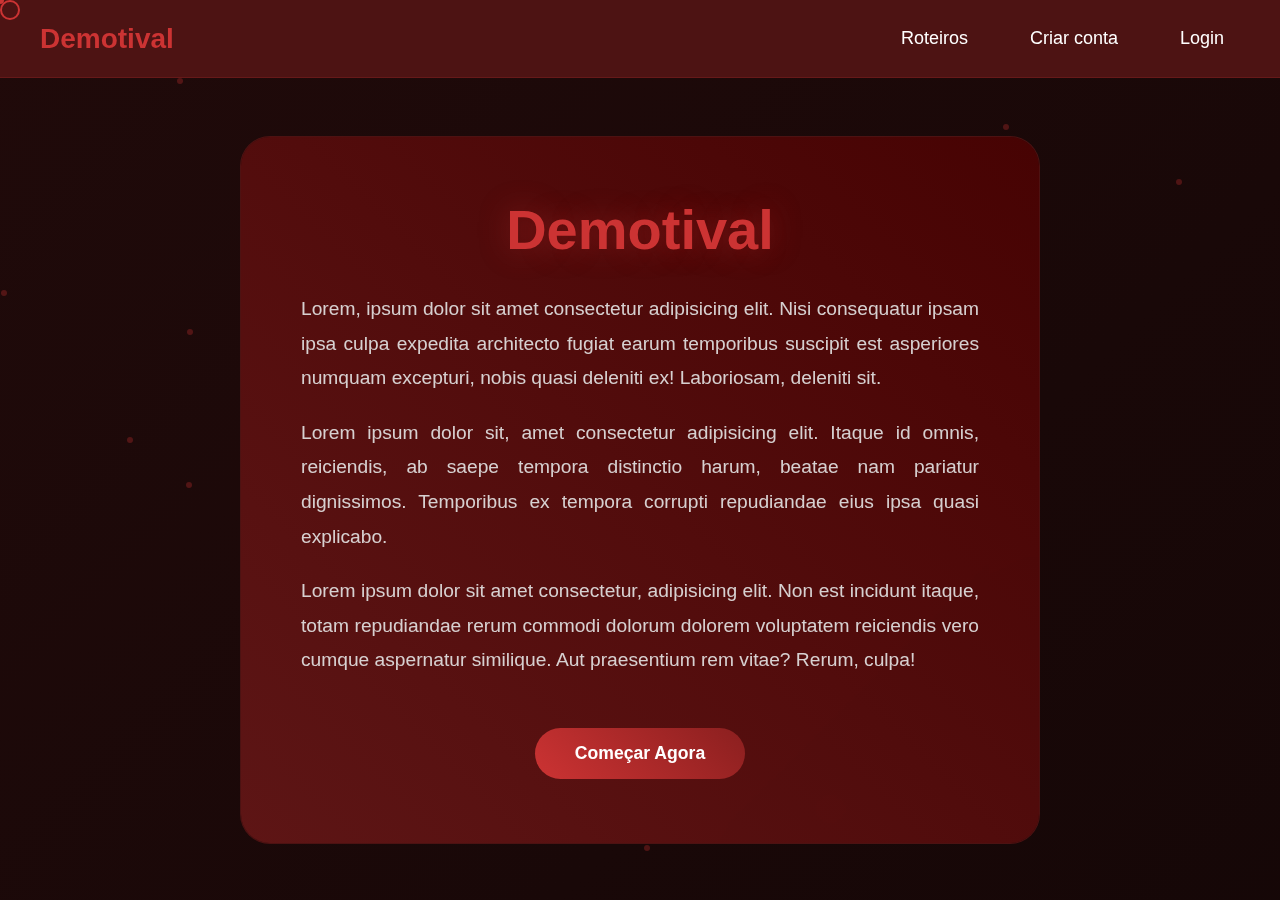
<file: index.html>
<!DOCTYPE html>
<html lang="pt-br">
<head>
    <meta charset="UTF-8">
    <meta name="viewport" content="width=device-width, initial-scale=1.0">
    <title>Demotival</title>
    <link rel="stylesheet" href="styleindex.css">
</head>
<body>
    <div class="cursor"></div>
    <div class="cursor-follower"></div>

    <div class="floating-particles"></div>

    <header class="navbar">
        <a href="index.html" class="logo">Demotival</a>
        <nav class="menu">
            <a href="#">Roteiros</a>
            <a href="cadastro.html">Criar conta</a>
            <a href="login.html">Login</a>
        </nav>
    </header>

    <main class="conteudo">
        <section class="card">
            <h1>Demotival</h1>
            <p>
                Lorem, ipsum dolor sit amet consectetur adipisicing elit. Nisi consequatur ipsam ipsa culpa expedita architecto fugiat earum temporibus suscipit est asperiores numquam excepturi, nobis quasi deleniti ex! Laboriosam, deleniti sit.
            </p>
            <p>
                Lorem ipsum dolor sit, amet consectetur adipisicing elit. Itaque id omnis, reiciendis, ab saepe tempora distinctio harum, beatae nam pariatur dignissimos. Temporibus ex tempora corrupti repudiandae eius ipsa quasi explicabo.
            </p>
            <p>
                Lorem ipsum dolor sit amet consectetur, adipisicing elit. Non est incidunt itaque, totam repudiandae rerum commodi dolorum dolorem voluptatem reiciendis vero cumque aspernatur similique. Aut praesentium rem vitae? Rerum, culpa!
            </p>
            <a href="#" class="cta-button">Começar Agora</a>
        </section>
    </main>

    <script src="animacaoindex.js"></script>
</body>
</html>
</file>
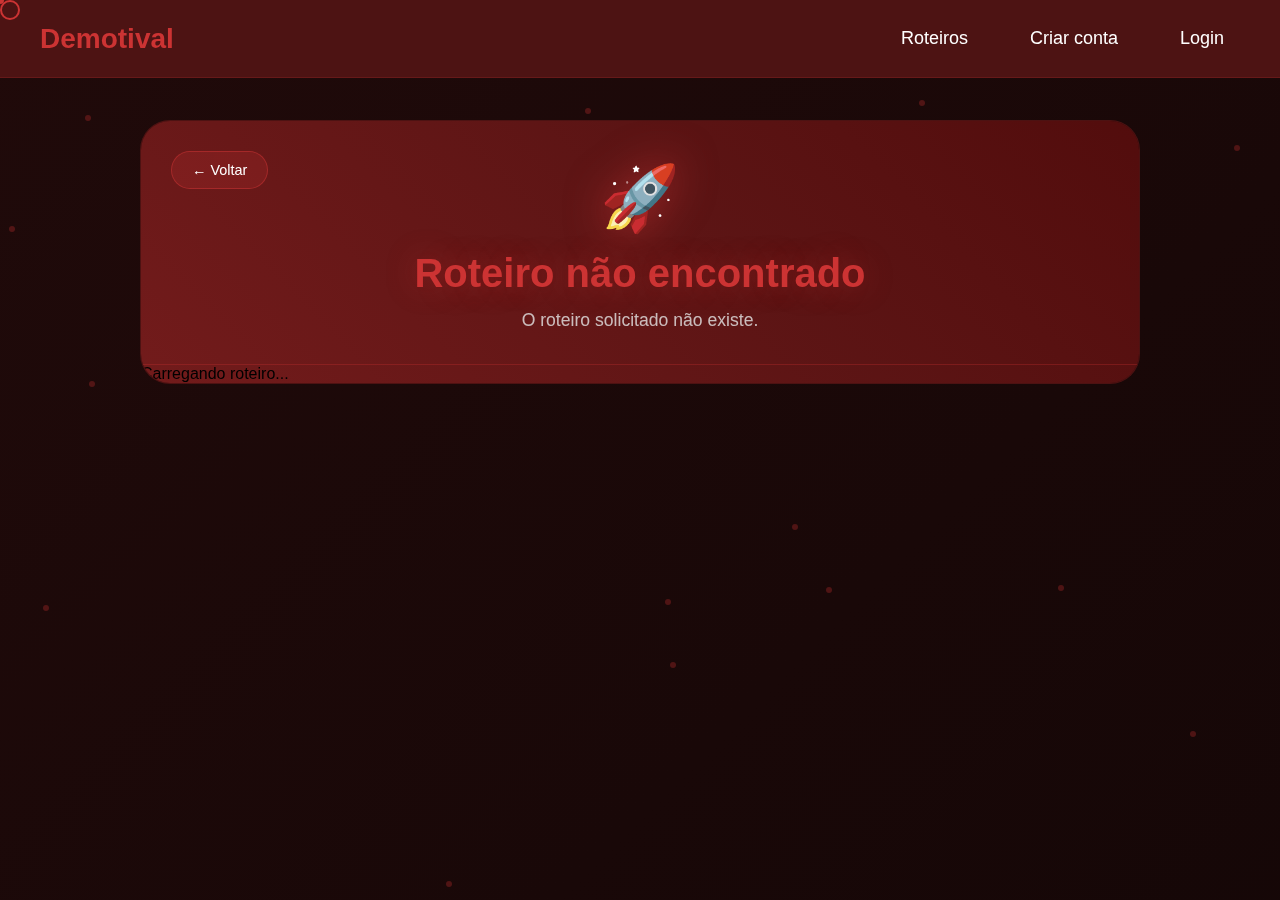
<file: lerroteiro.html>
<!DOCTYPE html>
<html lang="pt-br">
<head>
  <meta charset="UTF-8" />
  <meta name="viewport" content="width=device-width, initial-scale=1.0" />
  <title>Lendo Roteiro - Demotival</title>
  <link rel="stylesheet" href="stylelerroteiro.css" />
</head>
<body>
  <div class="cursor"></div>
  <div class="cursor-follower"></div>
  
  <div class="floating-particles"></div>

  <header class="navbar"> 
    <a href="index.html" class="logo">Demotival</a>
    <nav class="menu">
      <a href="roteiros.html">Roteiros</a>
      <a href="cadastro.html">Criar conta</a>
      <a href="login.html">Login</a>
    </nav>
  </header>

  <main class="conteudo">
    <section class="card">
      <div class="roteiro-header">
        <button class="back-btn" onclick="voltarRoteiros()">← Voltar</button>
        <div class="roteiro-info">
          <div class="roteiro-icon-large" id="roteiroIcon">🚀</div>
          <h1 id="roteiroTitulo">Carregando...</h1>
          <p class="roteiro-description" id="roteiroDescricao">Preparando sua aventura...</p>
        </div>
      </div>

      <div class="roteiro-content" id="roteiroConteudo">
        <div class="loading">
          <div class="loading-spinner"></div>
          <p>Carregando roteiro...</p>
        </div>
      </div>

      <div class="roteiro-navigation" style="display: none;">
      </div>
    </section>
  </main>

  <script src="animacao.js"></script>
  <script src="roteirosdados.js"></script>
  <script>
    let roteiroAtual = null;

    function voltarRoteiros() {
      window.location.href = 'roteiros.html';
    }

    function carregarRoteiro() {
      const urlParams = new URLSearchParams(window.location.search);
      const roteiroId = urlParams.get('roteiro');
      
      if (!roteiroId || !roteirosData[roteiroId]) {
        document.getElementById('roteiroTitulo').textContent = 'Roteiro não encontrado';
        document.getElementById('roteiroDescricao').textContent = 'O roteiro solicitado não existe.';
        return;
      }

      roteiroAtual = roteirosData[roteiroId];

      // Atualizar header
      document.getElementById('roteiroIcon').textContent = roteiroAtual.icon;
      document.getElementById('roteiroTitulo').textContent = roteiroAtual.titulo;
      document.getElementById('roteiroDescricao').textContent = roteiroAtual.descricao;

      // Simular carregamento
      setTimeout(() => {
        mostrarRoteiro();
      }, 1500);
    }

    function mostrarRoteiro() {
      const conteudo = document.getElementById('roteiroConteudo');
      
      conteudo.innerHTML = `
        <div class="roteiro-texto fade-in">
          <pre>${roteiroAtual.conteudo}</pre>
        </div>
      `;
    }

    // Carregar roteiro ao inicializar
    document.addEventListener('DOMContentLoaded', carregarRoteiro);
  </script>
</body>
</html>
</file>
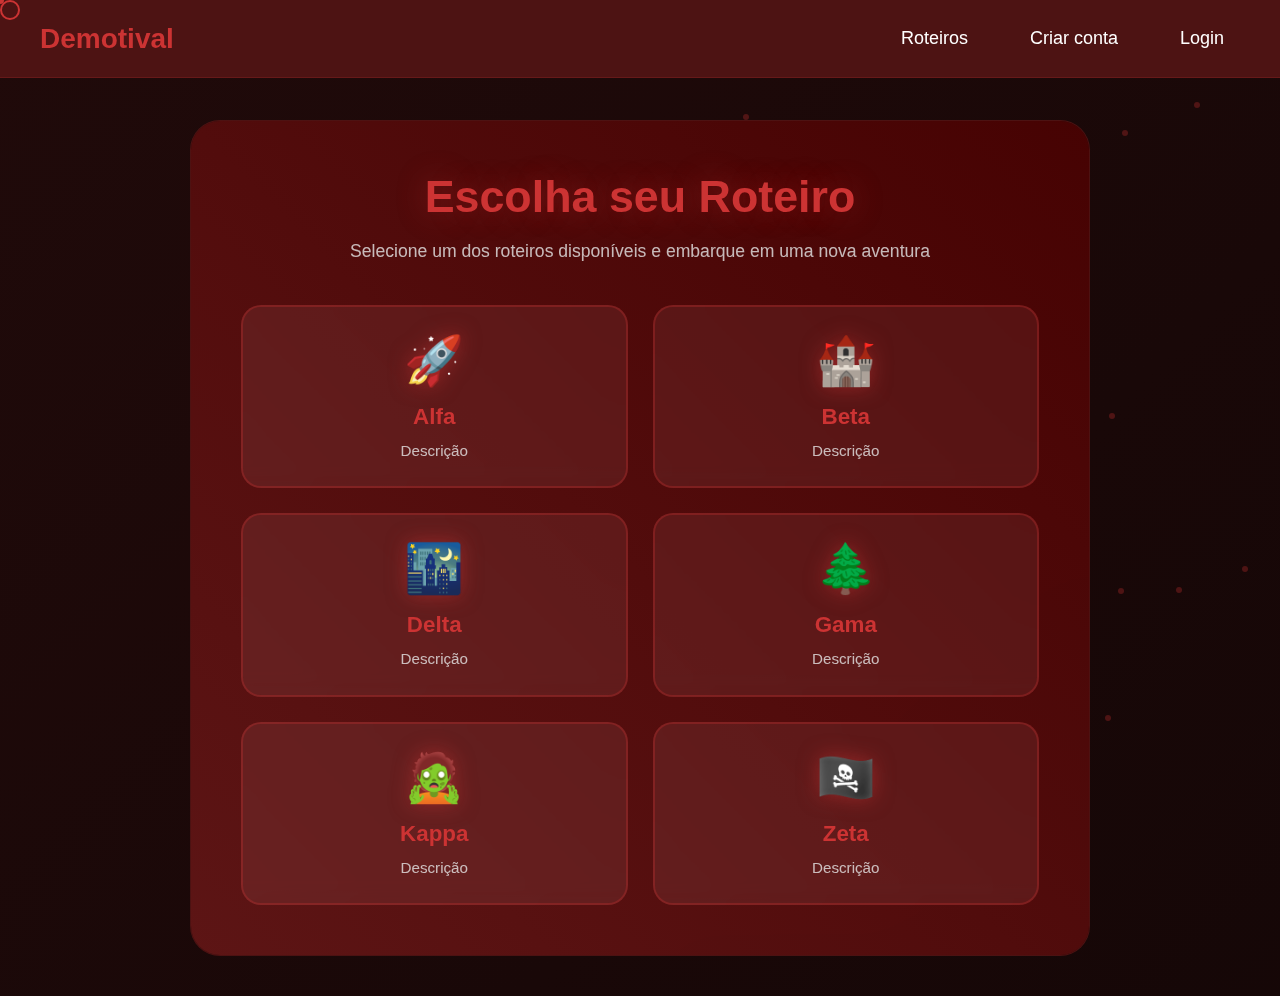
<file: roteiros.html>
<!DOCTYPE html>
<html lang="pt-br">
<head>
  <meta charset="UTF-8" />
  <meta name="viewport" content="width=device-width, initial-scale=1.0" />
  <title>Roteiros - Demotival</title>
  <link rel="stylesheet" href="styleroteiros.css" />
</head>
<body>
  <div class="cursor"></div>
  <div class="cursor-follower"></div>
  
  <div class="floating-particles"></div>

  <header class="navbar"> 
    <a href="index.html" class="logo">Demotival</a>
    <nav class="menu">
      <a href="roteiros.html">Roteiros</a>
      <a href="cadastro.html">Criar conta</a>
      <a href="login.html">Login</a>
    </nav>
  </header>

  <main class="conteudo">
    <section class="card">
      <h1>Escolha seu Roteiro</h1>
      <p class="subtitle">Selecione um dos roteiros disponíveis e embarque em uma nova aventura</p>
      
      <div class="roteiros-grid">
        <button class="roteiro-btn" onclick="lerRoteiro('alfa')">
          <div class="roteiro-icon">🚀</div>
          <h3>Alfa</h3>
          <p>Descrição</p>
        </button>
        
        <button class="roteiro-btn" onclick="lerRoteiro('beta')">
          <div class="roteiro-icon">🏰</div>
          <h3>Beta</h3>
          <p>Descrição</p>
        </button>
        
        <button class="roteiro-btn" onclick="lerRoteiro('delta')">
          <div class="roteiro-icon">🌃</div>
          <h3>Delta</h3>
          <p>Descrição</p>
        </button>
        
        <button class="roteiro-btn" onclick="lerRoteiro('gama')">
          <div class="roteiro-icon">🌲</div>
          <h3>Gama</h3>
          <p>Descrição</p>
        </button>
        
        <button class="roteiro-btn" onclick="lerRoteiro('kappa')">
          <div class="roteiro-icon">🧟</div>
          <h3>Kappa</h3>
          <p>Descrição</p>
        </button>
        
        <button class="roteiro-btn" onclick="lerRoteiro('zeta')">
          <div class="roteiro-icon">🏴‍☠️</div>
          <h3>Zeta</h3>
          <p>Descrição</p>
        </button>
      </div>
    </section>
  </main>

  <script src="animacao.js"></script>
  <script>
    function lerRoteiro(roteiro) {
      window.location.href = `lerroteiro.html?roteiro=${roteiro}`;
    }
  </script>
</body>
</html>
</file>
<file: styleindex.css>
* {
    margin: 0;
    padding: 0;
    box-sizing: border-box;
}

body {
    font-family: 'Arial', sans-serif;
    background: linear-gradient(-45deg, #0d0404, #1a0808, #120606, #200a0a);
    background-size: 400% 400%;
    animation: gradientShift 15s ease infinite;
    overflow-x: hidden;
    cursor: none;
}

@keyframes gradientShift {
    0% { background-position: 0% 50%; }
    50% { background-position: 100% 50%; }
    100% { background-position: 0% 50%; }
}

/* Cursor personalizado - otimizado */
.cursor {
    position: fixed;
    width: 20px;
    height: 20px;
    border: 2px solid #cc3333;
    border-radius: 50%;
    pointer-events: none;
    z-index: 9999;
    will-change: transform; /* Força GPU */
    backface-visibility: hidden; /* Evita flickering */
}

.cursor-follower {
    position: fixed;
    width: 8px;
    height: 8px;
    background-color: #cc3333;
    border-radius: 50%;
    pointer-events: none;
    z-index: 9998;
    will-change: transform; /* Força GPU */
    backface-visibility: hidden; /* Evita flickering */
}

/* Efeito de rastro de partículas - otimizado */
.particle {
    position: fixed;
    width: 3px; /* Reduzido de 4px para 3px */
    height: 3px;
    background: linear-gradient(45deg, #cc3333, #8b1f1f);
    border-radius: 50%;
    pointer-events: none;
    z-index: 1000;
    animation: particleFade 1s ease-out forwards; /* Reduzido de 1.5s para 1s */
    will-change: transform, opacity; /* Otimização para GPU */
}

@keyframes particleFade {
    0% {
        opacity: 1;
        transform: scale(1);
    }
    100% {
        opacity: 0;
        transform: scale(0) translate(var(--random-x), var(--random-y));
    }
}

.navbar {
    background: rgba(80, 20, 20, 0.95);
    backdrop-filter: blur(10px);
    border-bottom: 1px solid rgba(204, 51, 51, 0.2);
    color: white;
    padding: 20px 40px;
    display: flex;
    justify-content: space-between;
    align-items: center;
    position: fixed;
    top: 0;
    left: 0;
    right: 0;
    z-index: 1000;
    transition: all 0.3s ease;
}

.navbar.scrolled {
    background: rgba(80, 20, 20, 0.98);
    padding: 15px 40px;
}

.logo {
    font-weight: bold;
    font-size: 28px;
    color: #cc3333;
    text-decoration: none;
    transition: all 0.3s ease;
    position: relative;
}

.logo::after {
    content: '';
    position: absolute;
    bottom: -5px;
    left: 0;
    width: 0;
    height: 2px;
    background: #cc3333;
    transition: width 0.3s ease;
}

.logo:hover::after {
    width: 100%;
}

.menu {
    display: flex;
    gap: 30px;
}

.menu a {
    color: white;
    text-decoration: none;
    font-size: 18px;
    font-weight: 500;
    transition: all 0.3s ease;
    position: relative;
    padding: 8px 16px;
    border-radius: 20px;
}

.menu a::before {
    content: '';
    position: absolute;
    top: 0;
    left: 0;
    right: 0;
    bottom: 0;
    background: linear-gradient(45deg, transparent, rgba(204, 51, 51, 0.2));
    border-radius: 20px;
    opacity: 0;
    transition: opacity 0.3s ease;
}

.menu a:hover::before {
    opacity: 1;
}

.menu a:hover {
    transform: translateY(-2px);
    color: #cc3333;
}

.conteudo {
    display: flex;
    justify-content: center;
    align-items: center;
    min-height: 100vh;
    padding: 120px 20px 40px;
    position: relative;
}

/* Partículas flutuantes de fundo */
.floating-particles {
    position: absolute;
    top: 0;
    left: 0;
    width: 100%;
    height: 100%;
    pointer-events: none;
    z-index: 1;
}

.floating-particle {
    position: absolute;
    width: 6px;
    height: 6px;
    background: rgba(204, 51, 51, 0.3);
    border-radius: 50%;
    animation: float 8s infinite ease-in-out;
}

@keyframes float {
    0%, 100% { transform: translateY(0px) rotate(0deg); }
    50% { transform: translateY(-20px) rotate(180deg); }
}

.card {
    background: rgba(20, 5, 5, 0.8);
    backdrop-filter: blur(20px);
    border: 1px solid rgba(204, 51, 51, 0.3);
    max-width: 800px;
    padding: 60px;
    border-radius: 30px;
    text-align: center;
    position: relative;
    z-index: 10;
    transition: all 0.3s ease;
    overflow: hidden;
}

.card::before {
    content: '';
    position: absolute;
    top: -2px;
    left: -2px;
    right: -2px;
    bottom: -2px;
    background: linear-gradient(45deg, #cc3333, #8b1f1f, #660000, #cc3333);
    background-size: 300% 300%;
    border-radius: 30px;
    z-index: -1;
    animation: borderGlow 4s ease infinite;
    opacity: 0.6;
}

@keyframes borderGlow {
    0%, 100% { background-position: 0% 50%; }
    50% { background-position: 100% 50%; }
}

.card:hover {
    transform: translateY(-10px);
    box-shadow: 0 30px 80px rgba(204, 51, 51, 0.3);
}

.card h1 {
    margin-bottom: 30px;
    color: #cc3333;
    font-size: 3.5rem;
    font-weight: 700;
    text-shadow: 0 0 30px rgba(204, 51, 51, 0.4);
    animation: titleGlow 3s ease-in-out infinite alternate;
}

@keyframes titleGlow {
    from { text-shadow: 0 0 20px rgba(204, 51, 51, 0.4); }
    to { text-shadow: 0 0 40px rgba(204, 51, 51, 0.6), 0 0 60px rgba(204, 51, 51, 0.3); }
}

.card p {
    font-size: 1.2rem;
    line-height: 1.8;
    color: rgba(230, 230, 230, 0.9);
    text-align: justify;
    margin-bottom: 20px;
}

/* Botão CTA moderno */
.cta-button {
    display: inline-block;
    margin-top: 30px;
    padding: 15px 40px;
    background: linear-gradient(45deg, #cc3333, #8b1f1f);
    color: white;
    text-decoration: none;
    border-radius: 50px;
    font-size: 1.1rem;
    font-weight: 600;
    transition: all 0.3s ease;
    position: relative;
    overflow: hidden;
}

.cta-button::before {
    content: '';
    position: absolute;
    top: 0;
    left: -100%;
    width: 100%;
    height: 100%;
    background: linear-gradient(90deg, transparent, rgba(255, 255, 255, 0.2), transparent);
    transition: left 0.6s ease;
}

.cta-button:hover::before {
    left: 100%;
}

.cta-button:hover {
    transform: translateY(-3px);
    box-shadow: 0 15px 40px rgba(204, 51, 51, 0.4);
}

/* Responsividade */
@media (max-width: 768px) {
    .navbar {
        padding: 15px 20px;
        flex-direction: column;
        gap: 20px;
    }

    .menu {
        gap: 20px;
    }

    .card {
        padding: 40px 30px;
        margin: 20px;
    }

    .card h1 {
        font-size: 2.5rem;
    }

    .card p {
        font-size: 1.1rem;
    }
}
</file>
<file: stylelerroteiro.css>
* {
    margin: 0;
    padding: 0;
    box-sizing: border-box;
}

/* Esconder cursor padrão em elementos interativos */
a, button, .submit-btn, .cta-button, input, textarea {
    cursor: none !important;
}

body {
    font-family: 'Arial', sans-serif;
    background: linear-gradient(-45deg, #0d0404, #1a0808, #120606, #200a0a);
    background-size: 400% 400%;
    animation: gradientShift 15s ease infinite;
    overflow-x: hidden;
    cursor: none;
}

@keyframes gradientShift {
    0% { background-position: 0% 50%; }
    50% { background-position: 100% 50%; }
    100% { background-position: 0% 50%; }
}

/* Cursor personalizado */
.cursor {
    position: fixed;
    width: 20px;
    height: 20px;
    border: 2px solid #cc3333;
    border-radius: 50%;
    pointer-events: none;
    z-index: 9999;
    will-change: transform;
    backface-visibility: hidden;
    opacity: 1;
    transition: opacity 0.3s ease;
}

.cursor-follower {
    position: fixed;
    width: 8px;
    height: 8px;
    background-color: #cc3333;
    border-radius: 50%;
    pointer-events: none;
    z-index: 9998;
    will-change: transform;
    backface-visibility: hidden;
    opacity: 1;
    transition: opacity 0.3s ease;
}

/* Efeito de rastro de partículas */
.particle {
    position: fixed;
    width: 3px;
    height: 3px;
    background: linear-gradient(45deg, #cc3333, #8b1f1f);
    border-radius: 50%;
    pointer-events: none;
    z-index: 1000;
    animation: particleFade 1s ease-out forwards;
    will-change: transform, opacity;
}

@keyframes particleFade {
    0% {
        opacity: 1;
        transform: scale(1);
    }
    100% {
        opacity: 0;
        transform: scale(0) translate(var(--random-x), var(--random-y));
    }
}

.navbar {
    background: rgba(80, 20, 20, 0.95);
    backdrop-filter: blur(10px);
    border-bottom: 1px solid rgba(204, 51, 51, 0.2);
    color: white;
    padding: 20px 40px;
    display: flex;
    justify-content: space-between;
    align-items: center;
    position: fixed;
    top: 0;
    left: 0;
    right: 0;
    z-index: 1000;
    transition: all 0.3s ease;
}

.navbar.scrolled {
    background: rgba(80, 20, 20, 0.98);
    padding: 15px 40px;
}

.logo {
    font-weight: bold;
    font-size: 28px;
    color: #cc3333;
    text-decoration: none;
    transition: all 0.3s ease;
    position: relative;
}

.logo::after {
    content: '';
    position: absolute;
    bottom: -5px;
    left: 0;
    width: 0;
    height: 2px;
    background: #cc3333;
    transition: width 0.3s ease;
}

.logo:hover::after {
    width: 100%;
}

.menu {
    display: flex;
    gap: 30px;
}

.menu a {
    color: white;
    text-decoration: none;
    font-size: 18px;
    font-weight: 500;
    transition: all 0.3s ease;
    position: relative;
    padding: 8px 16px;
    border-radius: 20px;
}

.menu a::before {
    content: '';
    position: absolute;
    top: 0;
    left: 0;
    right: 0;
    bottom: 0;
    background: linear-gradient(45deg, transparent, rgba(204, 51, 51, 0.2));
    border-radius: 20px;
    opacity: 0;
    transition: opacity 0.3s ease;
}

.menu a:hover::before {
    opacity: 1;
}

.menu a:hover {
    transform: translateY(-2px);
    color: #cc3333;
}

.conteudo {
    display: flex;
    justify-content: center;
    align-items: flex-start;
    min-height: 100vh;
    padding: 120px 20px 40px;
    position: relative;
}

/* Partículas flutuantes de fundo */
.floating-particles {
    position: absolute;
    top: 0;
    left: 0;
    width: 100%;
    height: 100%;
    pointer-events: none;
    z-index: 1;
}

.floating-particle {
    position: absolute;
    width: 6px;
    height: 6px;
    background: rgba(204, 51, 51, 0.3);
    border-radius: 50%;
    animation: float 8s infinite ease-in-out;
}

@keyframes float {
    0%, 100% { transform: translateY(0px) rotate(0deg); }
    50% { transform: translateY(-20px) rotate(180deg); }
}

.card {
    background: rgba(20, 5, 5, 0.8);
    backdrop-filter: blur(20px);
    border: 1px solid rgba(204, 51, 51, 0.3);
    max-width: 1000px;
    width: 100%;
    border-radius: 30px;
    position: relative;
    z-index: 10;
    transition: all 0.3s ease;
    overflow: hidden;
}

.card::before {
    content: '';
    position: absolute;
    top: -2px;
    left: -2px;
    right: -2px;
    bottom: -2px;
    background: linear-gradient(45deg, #cc3333, #8b1f1f, #660000, #cc3333);
    background-size: 300% 300%;
    border-radius: 30px;
    z-index: -1;
    animation: borderGlow 4s ease infinite;
    opacity: 0.6;
}

@keyframes borderGlow {
    0%, 100% { background-position: 0% 50%; }
    50% { background-position: 100% 50%; }
}

/* Header do roteiro */
.roteiro-header {
    padding: 40px 50px 30px;
    border-bottom: 1px solid rgba(204, 51, 51, 0.3);
    text-align: center;
    position: relative;
}

.back-btn {
    position: absolute;
    left: 30px;
    top: 30px;
    background: rgba(204, 51, 51, 0.2);
    border: 1px solid rgba(204, 51, 51, 0.5);
    color: white;
    padding: 10px 20px;
    border-radius: 20px;
    font-size: 0.9rem;
    transition: all 0.3s ease;
}

.back-btn:hover {
    background: rgba(204, 51, 51, 0.4);
    transform: translateX(-5px);
}

.roteiro-icon-large {
    font-size: 4rem;
    margin-bottom: 15px;
    filter: drop-shadow(0 0 20px rgba(204, 51, 51, 0.6));
}

.roteiro-header h1 {
    color: #cc3333;
    font-size: 2.5rem;
    font-weight: 700;
    text-shadow: 0 0 30px rgba(204, 51, 51, 0.4);
    animation: titleGlow 3s ease-in-out infinite alternate;
    margin-bottom: 10px;
}

@keyframes titleGlow {
    from { text-shadow: 0 0 20px rgba(204, 51, 51, 0.4); }
    to { text-shadow: 0 0 40px rgba(204, 51, 51, 0.6), 0 0 60px rgba(204, 51, 51, 0.3); }
}

.roteiro-description {
    font-size: 1.1rem;
    color: rgba(230, 230, 230, 0.8);
    line-height: 1.6;
}

/* Texto do roteiro */
.roteiro-texto {
    opacity: 0;
    animation: fadeIn 0.5s ease forwards;
}

@keyframes fadeIn {
    to { opacity: 1; }
}

.roteiro-texto pre {
    font-family: 'Courier New', monospace;
    font-size: 1.1rem;
    line-height: 1.8;
    color: rgba(230, 230, 230, 0.9);
    white-space: pre-wrap;
    word-wrap: break-word;
    background: rgba(255, 255, 255, 0.05);
    padding: 30px;
    border-radius: 15px;
    border: 1px solid rgba(204, 51, 51, 0.2);
}

/* Navegação */
.roteiro-navigation {
    padding: 30px 50px;
    border-top: 1px solid rgba(204, 51, 51, 0.3);
    display: flex;
    justify-content: space-between;
    align-items: center;
    background: rgba(255, 255, 255, 0.02);
}

.nav-btn {
    background: linear-gradient(45deg, #cc3333, #8b1f1f);
    border: none;
    color: white;
    padding: 12px 25px;
    border-radius: 15px;
    font-size: 1rem;
    font-weight: 600;
    transition: all 0.3s ease;
    position: relative;
    overflow: hidden;
}

.nav-btn::before {
    content: '';
    position: absolute;
    top: 0;
    left: -100%;
    width: 100%;
    height: 100%;
    background: linear-gradient(90deg, transparent, rgba(255, 255, 255, 0.2), transparent);
    transition: left 0.6s ease;
}

.nav-btn:hover::before {
    left: 100%;
}

.nav-btn:hover {
    transform: translateY(-3px);
    box-shadow: 0 10px 30px rgba(204, 51, 51, 0.4);
}

.nav-btn:disabled {
    background: rgba(100, 100, 100, 0.3);
    color: rgba(200, 200, 200, 0.5);
    cursor: not-allowed;
    transform: none;
    box-shadow: none;
}

.nav-btn:disabled::before {
    display: none;
}

.page-info {
    color: rgba(230, 230, 230, 0.8);
    font-size: 1rem;
    font-weight: 500;
}

/* Responsividade */
@media (max-width: 768px) {
    .navbar {
        padding: 15px 20px;
        flex-direction: column;
        gap: 20px;
    }

    .menu {
        gap: 20px;
    }

    .card {
        margin: 20px;
        max-width: 95%;
    }

    .roteiro-header {
        padding: 30px 25px 20px;
    }

    .back-btn {
        left: 15px;
        top: 15px;
        padding: 8px 15px;
        font-size: 0.8rem;
    }

    .roteiro-header h1 {
        font-size: 2rem;
    }

    .roteiro-content {
        padding: 30px 25px;
    }

    .roteiro-navigation {
        padding: 25px;
        flex-direction: column;
        gap: 20px;
    }

    .nav-btn {
        padding: 10px 20px;
        font-size: 0.9rem;
    }
}
</file>
<file: styleroteiros.css>
* {
    margin: 0;
    padding: 0;
    box-sizing: border-box;
}

/* Esconder cursor padrão em elementos interativos */
a, button, .submit-btn, .cta-button, input, textarea {
    cursor: none !important;
}

body {
    font-family: 'Arial', sans-serif;
    background: linear-gradient(-45deg, #0d0404, #1a0808, #120606, #200a0a);
    background-size: 400% 400%;
    animation: gradientShift 15s ease infinite;
    overflow-x: hidden;
    cursor: none;
}

@keyframes gradientShift {
    0% { background-position: 0% 50%; }
    50% { background-position: 100% 50%; }
    100% { background-position: 0% 50%; }
}

/* Cursor personalizado */
.cursor {
    position: fixed;
    width: 20px;
    height: 20px;
    border: 2px solid #cc3333;
    border-radius: 50%;
    pointer-events: none;
    z-index: 9999;
    will-change: transform;
    backface-visibility: hidden;
    opacity: 1;
    transition: opacity 0.3s ease;
}

.cursor-follower {
    position: fixed;
    width: 8px;
    height: 8px;
    background-color: #cc3333;
    border-radius: 50%;
    pointer-events: none;
    z-index: 9998;
    will-change: transform;
    backface-visibility: hidden;
    opacity: 1;
    transition: opacity 0.3s ease;
}

/* Efeito de rastro de partículas */
.particle {
    position: fixed;
    width: 3px;
    height: 3px;
    background: linear-gradient(45deg, #cc3333, #8b1f1f);
    border-radius: 50%;
    pointer-events: none;
    z-index: 1000;
    animation: particleFade 1s ease-out forwards;
    will-change: transform, opacity;
}

@keyframes particleFade {
    0% {
        opacity: 1;
        transform: scale(1);
    }
    100% {
        opacity: 0;
        transform: scale(0) translate(var(--random-x), var(--random-y));
    }
}

.navbar {
    background: rgba(80, 20, 20, 0.95);
    backdrop-filter: blur(10px);
    border-bottom: 1px solid rgba(204, 51, 51, 0.2);
    color: white;
    padding: 20px 40px;
    display: flex;
    justify-content: space-between;
    align-items: center;
    position: fixed;
    top: 0;
    left: 0;
    right: 0;
    z-index: 1000;
    transition: all 0.3s ease;
}

.navbar.scrolled {
    background: rgba(80, 20, 20, 0.98);
    padding: 15px 40px;
}

.logo {
    font-weight: bold;
    font-size: 28px;
    color: #cc3333;
    text-decoration: none;
    transition: all 0.3s ease;
    position: relative;
}

.logo::after {
    content: '';
    position: absolute;
    bottom: -5px;
    left: 0;
    width: 0;
    height: 2px;
    background: #cc3333;
    transition: width 0.3s ease;
}

.logo:hover::after {
    width: 100%;
}

.menu {
    display: flex;
    gap: 30px;
}

.menu a {
    color: white;
    text-decoration: none;
    font-size: 18px;
    font-weight: 500;
    transition: all 0.3s ease;
    position: relative;
    padding: 8px 16px;
    border-radius: 20px;
}

.menu a::before {
    content: '';
    position: absolute;
    top: 0;
    left: 0;
    right: 0;
    bottom: 0;
    background: linear-gradient(45deg, transparent, rgba(204, 51, 51, 0.2));
    border-radius: 20px;
    opacity: 0;
    transition: opacity 0.3s ease;
}

.menu a:hover::before {
    opacity: 1;
}

.menu a:hover {
    transform: translateY(-2px);
    color: #cc3333;
}

.conteudo {
    display: flex;
    justify-content: center;
    align-items: center;
    min-height: 100vh;
    padding: 120px 20px 40px;
    position: relative;
}

/* Partículas flutuantes de fundo */
.floating-particles {
    position: absolute;
    top: 0;
    left: 0;
    width: 100%;
    height: 100%;
    pointer-events: none;
    z-index: 1;
}

.floating-particle {
    position: absolute;
    width: 6px;
    height: 6px;
    background: rgba(204, 51, 51, 0.3);
    border-radius: 50%;
    animation: float 8s infinite ease-in-out;
}

@keyframes float {
    0%, 100% { transform: translateY(0px) rotate(0deg); }
    50% { transform: translateY(-20px) rotate(180deg); }
}

.card {
    background: rgba(20, 5, 5, 0.8);
    backdrop-filter: blur(20px);
    border: 1px solid rgba(204, 51, 51, 0.3);
    max-width: 900px;
    width: 100%;
    padding: 50px;
    border-radius: 30px;
    text-align: center;
    position: relative;
    z-index: 10;
    transition: all 0.3s ease;
    overflow: hidden;
}

.card::before {
    content: '';
    position: absolute;
    top: -2px;
    left: -2px;
    right: -2px;
    bottom: -2px;
    background: linear-gradient(45deg, #cc3333, #8b1f1f, #660000, #cc3333);
    background-size: 300% 300%;
    border-radius: 30px;
    z-index: -1;
    animation: borderGlow 4s ease infinite;
    opacity: 0.6;
}

@keyframes borderGlow {
    0%, 100% { background-position: 0% 50%; }
    50% { background-position: 100% 50%; }
}

.card:hover {
    transform: translateY(-10px);
    box-shadow: 0 30px 80px rgba(204, 51, 51, 0.3);
}

.card h1 {
    margin-bottom: 15px;
    color: #cc3333;
    font-size: 2.8rem;
    font-weight: 700;
    text-shadow: 0 0 30px rgba(204, 51, 51, 0.4);
    animation: titleGlow 3s ease-in-out infinite alternate;
}

@keyframes titleGlow {
    from { text-shadow: 0 0 20px rgba(204, 51, 51, 0.4); }
    to { text-shadow: 0 0 40px rgba(204, 51, 51, 0.6), 0 0 60px rgba(204, 51, 51, 0.3); }
}

.subtitle {
    font-size: 1.1rem;
    line-height: 1.6;
    color: rgba(230, 230, 230, 0.8);
    margin-bottom: 40px;
}

/* Grid de roteiros */
.roteiros-grid {
    display: grid;
    grid-template-columns: repeat(auto-fit, minmax(250px, 1fr));
    gap: 25px;
    margin-top: 30px;
}

.roteiro-btn {
    background: rgba(255, 255, 255, 0.05);
    border: 2px solid rgba(204, 51, 51, 0.3);
    border-radius: 20px;
    padding: 25px;
    color: white;
    transition: all 0.3s ease;
    position: relative;
    overflow: hidden;
    backdrop-filter: blur(10px);
}

.roteiro-btn::before {
    content: '';
    position: absolute;
    top: 0;
    left: -100%;
    width: 100%;
    height: 100%;
    background: linear-gradient(90deg, transparent, rgba(204, 51, 51, 0.1), transparent);
    transition: left 0.6s ease;
}

.roteiro-btn:hover::before {
    left: 100%;
}

.roteiro-btn:hover {
    border-color: #cc3333;
    background: rgba(204, 51, 51, 0.1);
    transform: translateY(-5px);
    box-shadow: 0 15px 40px rgba(204, 51, 51, 0.3);
}

.roteiro-icon {
    font-size: 3rem;
    margin-bottom: 15px;
    filter: drop-shadow(0 0 10px rgba(204, 51, 51, 0.5));
}

.roteiro-btn h3 {
    font-size: 1.4rem;
    margin-bottom: 10px;
    color: #cc3333;
    font-weight: 600;
}

.roteiro-btn p {
    font-size: 0.95rem;
    color: rgba(230, 230, 230, 0.8);
    line-height: 1.4;
}

/* Responsividade */
@media (max-width: 768px) {
    .navbar {
        padding: 15px 20px;
        flex-direction: column;
        gap: 20px;
    }

    .menu {
        gap: 20px;
    }

    .card {
        padding: 40px 25px;
        margin: 20px;
        max-width: 95%;
    }

    .card h1 {
        font-size: 2.2rem;
    }

    .subtitle {
        font-size: 1rem;
    }

    .roteiros-grid {
        grid-template-columns: 1fr;
        gap: 20px;
    }

    .roteiro-btn {
        padding: 20px;
    }
}
</file>
